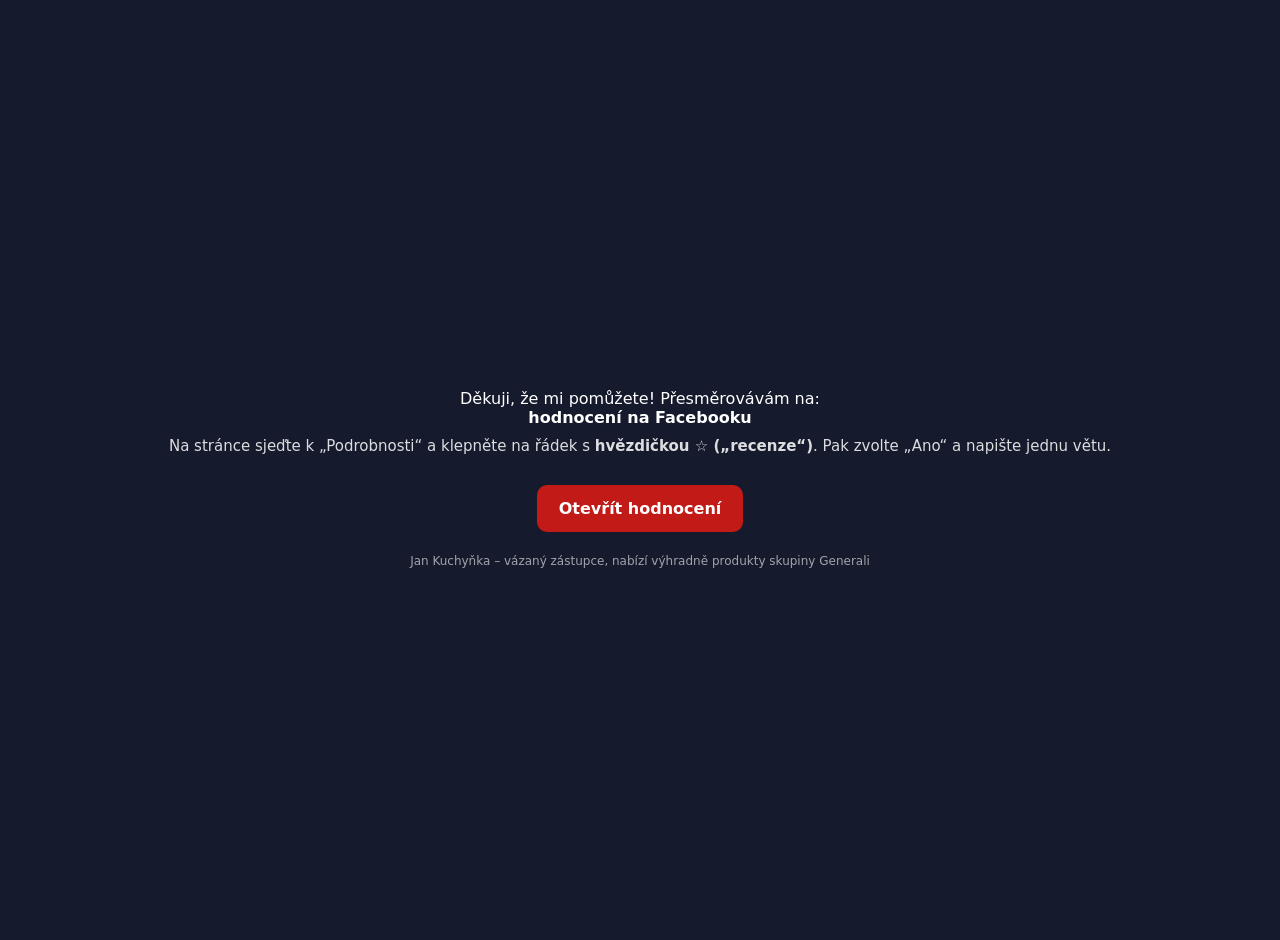
<file: recenze/index.html>
<!DOCTYPE html>
<html lang="cs">
<head>
<meta charset="utf-8">
<meta name="viewport" content="width=device-width, initial-scale=1">
<meta name="robots" content="noindex">
<title>Hodnocení na Facebooku | Jan Kuchyňka</title>
<meta http-equiv="refresh" content="8;url=https://www.facebook.com/GeneraliCeskaKrapkovaOlomouc">
<link rel="icon" href="/favicon.svg" type="image/svg+xml">
<style>body{font-family:system-ui,sans-serif;background:#151a2d;color:#fff;display:flex;min-height:100vh;align-items:center;justify-content:center;margin:0;text-align:center;padding:20px}a{color:#fff;background:#c21b17;padding:14px 22px;border-radius:10px;text-decoration:none;font-weight:700;display:inline-block;margin-top:14px}small{display:block;margin-top:22px;opacity:.6;font-size:12px}</style>
</head>
<body>
<div>
<p>Děkuji, že mi pomůžete! Přesměrovávám na:<br><strong>hodnocení na Facebooku</strong><br><small style="opacity:.85;font-size:15px;margin-top:10px">Na stránce sjeďte k „Podrobnosti“ a klepněte na řádek s <b>hvězdičkou ☆ („recenze“)</b>. Pak zvolte „Ano“ a napište jednu větu.</small></p>
<a href="https://www.facebook.com/GeneraliCeskaKrapkovaOlomouc" id="go">Otevřít hodnocení</a>
<small>Jan Kuchyňka – vázaný zástupce, nabízí výhradně produkty skupiny Generali</small>
</div>
<script>
(function(){
  var dest = document.getElementById('go').href, done = false;
  function go(){ if(!done){ done = true; location.replace(dest); } }
  try {
    var q = new URLSearchParams(location.search);
    var ref = q.get('utm_source') || q.get('ref') || document.referrer || '';
    var skip = false; try { skip = localStorage.getItem('skipgc') === 't'; } catch(e) {}
    if (skip) { go(); return; }
    var img = new Image();
    img.onload = img.onerror = function(){};
    img.src = 'https://kuchynka.goatcounter.com/count?p=' + encodeURIComponent('/recenze') +
      '&t=' + encodeURIComponent('Odkaz: Recenze FB') + '&r=' + encodeURIComponent(ref) + '&rnd=' + Math.random();
  } catch(e) {}
  setTimeout(go, 6000);
})();
</script>
</body>
</html>
</file>
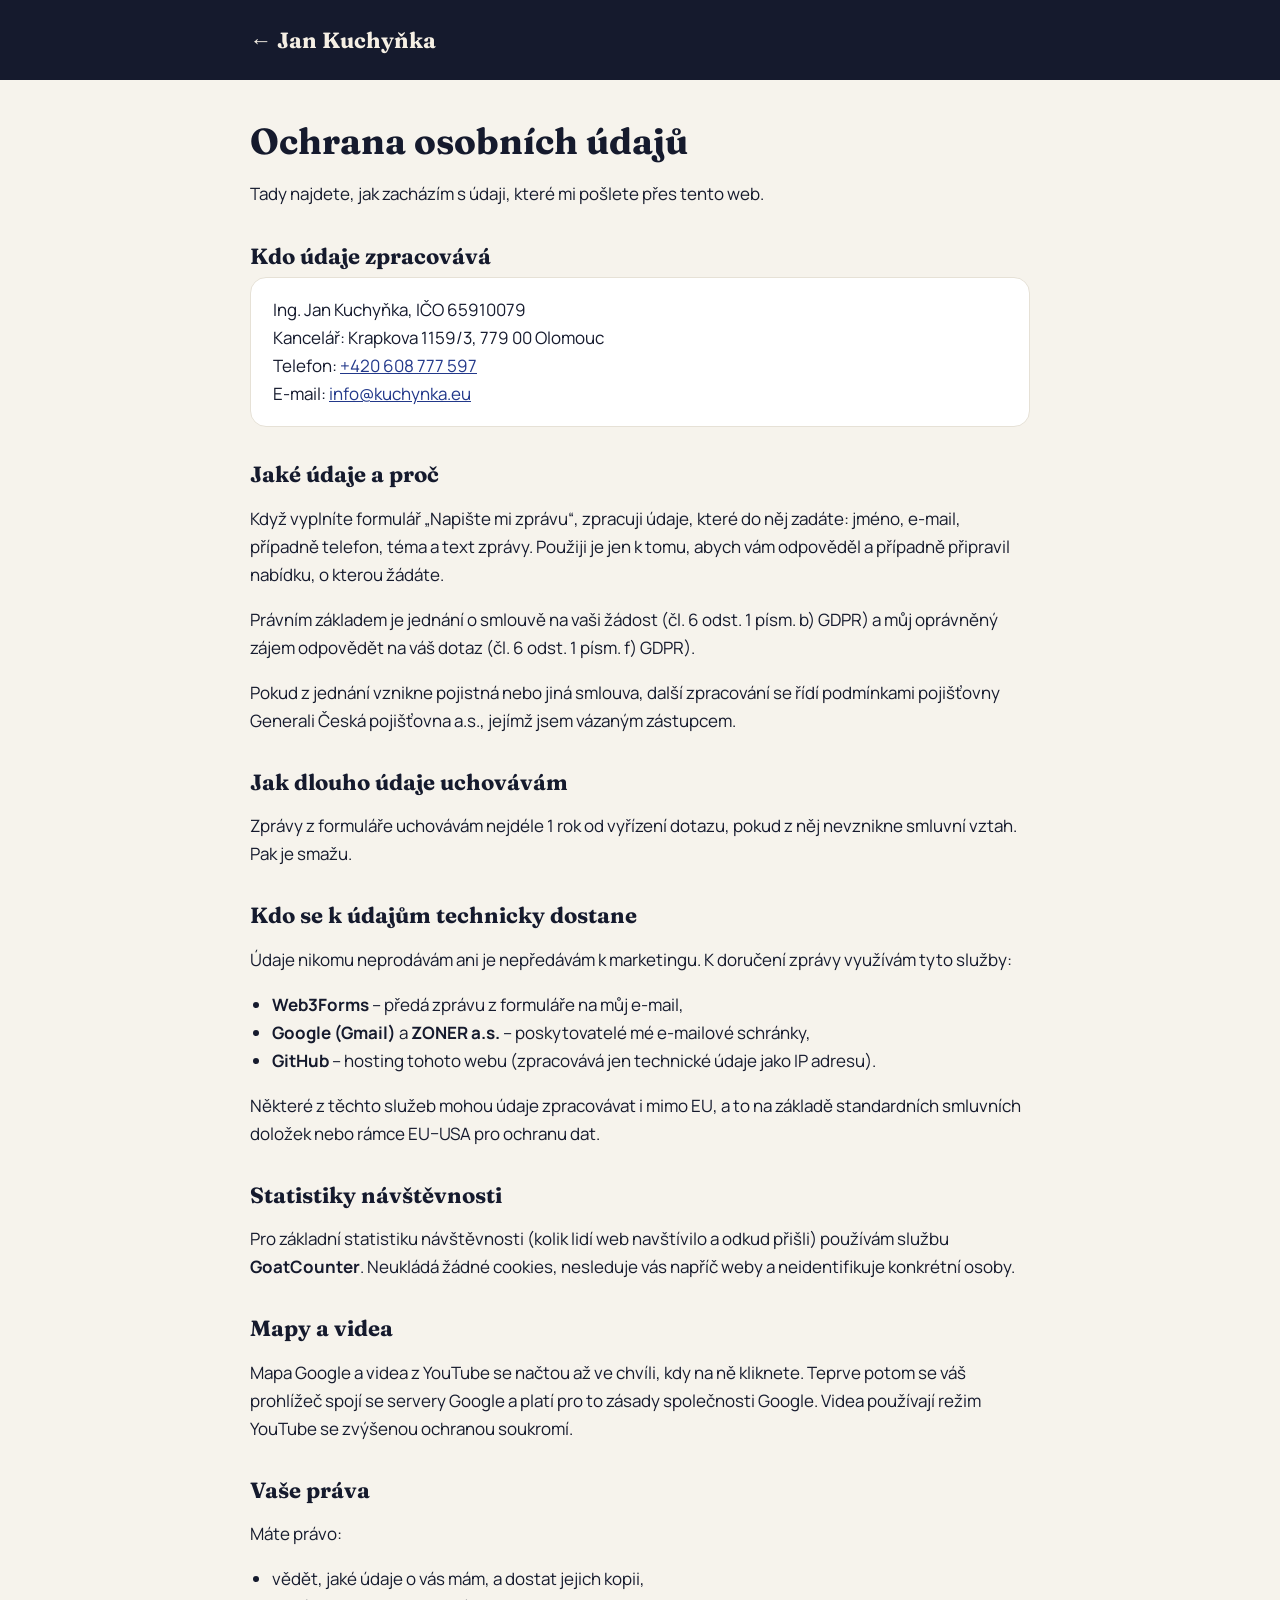
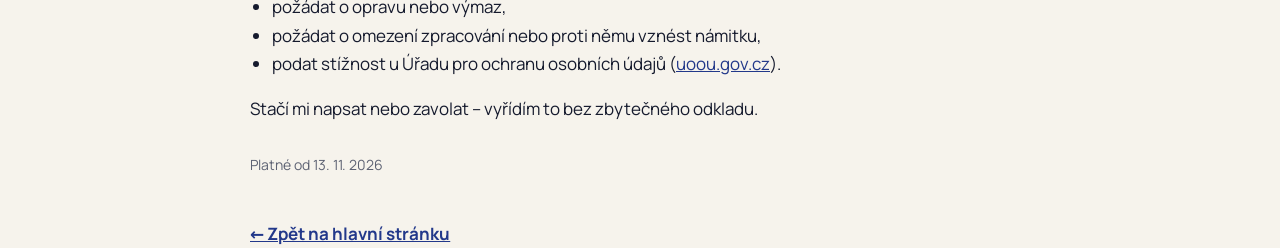
<file: ochrana-osobnich-udaju.html>
<!DOCTYPE html>
<html lang="cs">
<head>
<meta charset="utf-8">
<meta name="viewport" content="width=device-width, initial-scale=1">
<title>Ochrana osobních údajů – Jan Kuchyňka</title>
<meta name="robots" content="noindex">
<link rel="canonical" href="https://kuchynka.eu/ochrana-osobnich-udaju.html">
<link rel="icon" href="favicon.svg" type="image/svg+xml">
<link rel="icon" href="favicon-32.png" sizes="32x32" type="image/png">
<link rel="apple-touch-icon" href="apple-touch-icon.png">
<link rel="stylesheet" href="fonts/fonts.css">
<style>
body{margin:0;font-family:Manrope,system-ui,sans-serif;color:#151a2d;background:#f6f3ec;font-size:17px;line-height:1.65}
header{background:#151a2d;color:#f5efe4;padding:22px 0}
.wrap{max-width:780px;margin:0 auto;padding:0 22px}
header a{color:#f5efe4;text-decoration:none;font-family:Fraunces,Georgia,serif;font-weight:700;font-size:22px}
h1,h2{font-family:Fraunces,Georgia,serif;line-height:1.2}
h1{font-size:36px;margin:40px 0 10px}
h2{font-size:22px;margin:34px 0 8px}
main{padding-bottom:60px}
a{color:#22388a}
.box{background:#fff;border-radius:16px;padding:18px 22px;border:1px solid #e6e1d6}
ul{padding-left:22px}
.back{display:inline-block;margin-top:30px;font-weight:700}
</style>
</head>
<body>
<header><div class="wrap"><a href="./">← Jan Kuchyňka</a></div></header>
<main class="wrap">
<h1>Ochrana osobních údajů</h1>
<p>Tady najdete, jak zacházím s údaji, které mi pošlete přes tento web.</p>

<h2>Kdo údaje zpracovává</h2>
<div class="box">
Ing. Jan Kuchyňka, IČO 65910079<br>
Kancelář: Krapkova 1159/3, 779 00 Olomouc<br>
Telefon: <a href="tel:+420608777597">+420 608 777 597</a><br>
E-mail: <a href="mailto:info@kuchynka.eu">info@kuchynka.eu</a>
</div>

<h2>Jaké údaje a proč</h2>
<p>Když vyplníte formulář „Napište mi zprávu“, zpracuji údaje, které do něj zadáte: jméno, e-mail, případně telefon, téma a text zprávy. Použiji je jen k tomu, abych vám odpověděl a případně připravil nabídku, o kterou žádáte.</p>
<p>Právním základem je jednání o smlouvě na vaši žádost (čl. 6 odst. 1 písm. b) GDPR) a můj oprávněný zájem odpovědět na váš dotaz (čl. 6 odst. 1 písm. f) GDPR).</p>
<p>Pokud z jednání vznikne pojistná nebo jiná smlouva, další zpracování se řídí podmínkami pojišťovny Generali Česká pojišťovna a.s., jejímž jsem vázaným zástupcem.</p>

<h2>Jak dlouho údaje uchovávám</h2>
<p>Zprávy z formuláře uchovávám nejdéle 1 rok od vyřízení dotazu, pokud z něj nevznikne smluvní vztah. Pak je smažu.</p>

<h2>Kdo se k údajům technicky dostane</h2>
<p>Údaje nikomu neprodávám ani je nepředávám k marketingu. K doručení zprávy využívám tyto služby:</p>
<ul>
<li><b>Web3Forms</b> – předá zprávu z formuláře na můj e-mail,</li>
<li><b>Google (Gmail)</b> a <b>ZONER a.s.</b> – poskytovatelé mé e-mailové schránky,</li>
<li><b>GitHub</b> – hosting tohoto webu (zpracovává jen technické údaje jako IP adresu).</li>
</ul>
<p>Některé z těchto služeb mohou údaje zpracovávat i mimo EU, a to na základě standardních smluvních doložek nebo rámce EU–USA pro ochranu dat.</p>

<h2>Statistiky návštěvnosti</h2>
<p>Pro základní statistiku návštěvnosti (kolik lidí web navštívilo a odkud přišli) používám službu <b>GoatCounter</b>. Neukládá žádné cookies, nesleduje vás napříč weby a neidentifikuje konkrétní osoby.</p>

<h2>Mapy a videa</h2>
<p>Mapa Google a videa z YouTube se načtou až ve chvíli, kdy na ně kliknete. Teprve potom se váš prohlížeč spojí se servery Google a platí pro to zásady společnosti Google. Videa používají režim YouTube se zvýšenou ochranou soukromí.</p>

<h2>Vaše práva</h2>
<p>Máte právo:</p>
<ul>
<li>vědět, jaké údaje o vás mám, a dostat jejich kopii,</li>
<li>požádat o opravu nebo výmaz,</li>
<li>požádat o omezení zpracování nebo proti němu vznést námitku,</li>
<li>podat stížnost u Úřadu pro ochranu osobních údajů (<a href="https://uoou.gov.cz" target="_blank" rel="noopener">uoou.gov.cz</a>).</li>
</ul>
<p>Stačí mi napsat nebo zavolat – vyřídím to bez zbytečného odkladu.</p>

<p style="color:#5d6273;font-size:14px;margin-top:30px">Platné od 13. 11. 2026</p>
<a class="back" href="./">← Zpět na hlavní stránku</a>
</main>
</body>
</html>
</file>
<file: fonts/fonts.css>
@font-face{font-family:'Fraunces';font-style:normal;font-display:swap;font-weight:500;src:url(fraunces-latin-500-normal.woff2) format('woff2');unicode-range: U+0000-00FF,U+0131,U+0152-0153,U+02BB-02BC,U+02C6,U+02DA,U+02DC,U+0304,U+0308,U+0329,U+2000-206F,U+20AC,U+2122,U+2191,U+2193,U+2212,U+2215,U+FEFF,U+FFFD;}
@font-face{font-family:'Fraunces';font-style:normal;font-display:swap;font-weight:500;src:url(fraunces-latin-ext-500-normal.woff2) format('woff2');unicode-range: U+0100-02BA,U+02BD-02C5,U+02C7-02CC,U+02CE-02D7,U+02DD-02FF,U+0304,U+0308,U+0329,U+1D00-1DBF,U+1E00-1E9F,U+1EF2-1EFF,U+2020,U+20A0-20AB,U+20AD-20C0,U+2113,U+2C60-2C7F,U+A720-A7FF;}
@font-face{font-family:'Fraunces';font-style:normal;font-display:swap;font-weight:700;src:url(fraunces-latin-700-normal.woff2) format('woff2');unicode-range: U+0000-00FF,U+0131,U+0152-0153,U+02BB-02BC,U+02C6,U+02DA,U+02DC,U+0304,U+0308,U+0329,U+2000-206F,U+20AC,U+2122,U+2191,U+2193,U+2212,U+2215,U+FEFF,U+FFFD;}
@font-face{font-family:'Fraunces';font-style:normal;font-display:swap;font-weight:700;src:url(fraunces-latin-ext-700-normal.woff2) format('woff2');unicode-range: U+0100-02BA,U+02BD-02C5,U+02C7-02CC,U+02CE-02D7,U+02DD-02FF,U+0304,U+0308,U+0329,U+1D00-1DBF,U+1E00-1E9F,U+1EF2-1EFF,U+2020,U+20A0-20AB,U+20AD-20C0,U+2113,U+2C60-2C7F,U+A720-A7FF;}
@font-face{font-family:'Manrope';font-style:normal;font-display:swap;font-weight:400;src:url(manrope-latin-400-normal.woff2) format('woff2');unicode-range: U+0000-00FF,U+0131,U+0152-0153,U+02BB-02BC,U+02C6,U+02DA,U+02DC,U+0304,U+0308,U+0329,U+2000-206F,U+20AC,U+2122,U+2191,U+2193,U+2212,U+2215,U+FEFF,U+FFFD;}
@font-face{font-family:'Manrope';font-style:normal;font-display:swap;font-weight:400;src:url(manrope-latin-ext-400-normal.woff2) format('woff2');unicode-range: U+0100-02BA,U+02BD-02C5,U+02C7-02CC,U+02CE-02D7,U+02DD-02FF,U+0304,U+0308,U+0329,U+1D00-1DBF,U+1E00-1E9F,U+1EF2-1EFF,U+2020,U+20A0-20AB,U+20AD-20C0,U+2113,U+2C60-2C7F,U+A720-A7FF;}
@font-face{font-family:'Manrope';font-style:normal;font-display:swap;font-weight:500;src:url(manrope-latin-500-normal.woff2) format('woff2');unicode-range: U+0000-00FF,U+0131,U+0152-0153,U+02BB-02BC,U+02C6,U+02DA,U+02DC,U+0304,U+0308,U+0329,U+2000-206F,U+20AC,U+2122,U+2191,U+2193,U+2212,U+2215,U+FEFF,U+FFFD;}
@font-face{font-family:'Manrope';font-style:normal;font-display:swap;font-weight:500;src:url(manrope-latin-ext-500-normal.woff2) format('woff2');unicode-range: U+0100-02BA,U+02BD-02C5,U+02C7-02CC,U+02CE-02D7,U+02DD-02FF,U+0304,U+0308,U+0329,U+1D00-1DBF,U+1E00-1E9F,U+1EF2-1EFF,U+2020,U+20A0-20AB,U+20AD-20C0,U+2113,U+2C60-2C7F,U+A720-A7FF;}
@font-face{font-family:'Manrope';font-style:normal;font-display:swap;font-weight:700;src:url(manrope-latin-700-normal.woff2) format('woff2');unicode-range: U+0000-00FF,U+0131,U+0152-0153,U+02BB-02BC,U+02C6,U+02DA,U+02DC,U+0304,U+0308,U+0329,U+2000-206F,U+20AC,U+2122,U+2191,U+2193,U+2212,U+2215,U+FEFF,U+FFFD;}
@font-face{font-family:'Manrope';font-style:normal;font-display:swap;font-weight:700;src:url(manrope-latin-ext-700-normal.woff2) format('woff2');unicode-range: U+0100-02BA,U+02BD-02C5,U+02C7-02CC,U+02CE-02D7,U+02DD-02FF,U+0304,U+0308,U+0329,U+1D00-1DBF,U+1E00-1E9F,U+1EF2-1EFF,U+2020,U+20A0-20AB,U+20AD-20C0,U+2113,U+2C60-2C7F,U+A720-A7FF;}
@font-face{font-family:'Manrope';font-style:normal;font-display:swap;font-weight:800;src:url(manrope-latin-800-normal.woff2) format('woff2');unicode-range: U+0000-00FF,U+0131,U+0152-0153,U+02BB-02BC,U+02C6,U+02DA,U+02DC,U+0304,U+0308,U+0329,U+2000-206F,U+20AC,U+2122,U+2191,U+2193,U+2212,U+2215,U+FEFF,U+FFFD;}
@font-face{font-family:'Manrope';font-style:normal;font-display:swap;font-weight:800;src:url(manrope-latin-ext-800-normal.woff2) format('woff2');unicode-range: U+0100-02BA,U+02BD-02C5,U+02C7-02CC,U+02CE-02D7,U+02DD-02FF,U+0304,U+0308,U+0329,U+1D00-1DBF,U+1E00-1E9F,U+1EF2-1EFF,U+2020,U+20A0-20AB,U+20AD-20C0,U+2113,U+2C60-2C7F,U+A720-A7FF;}
</file>
